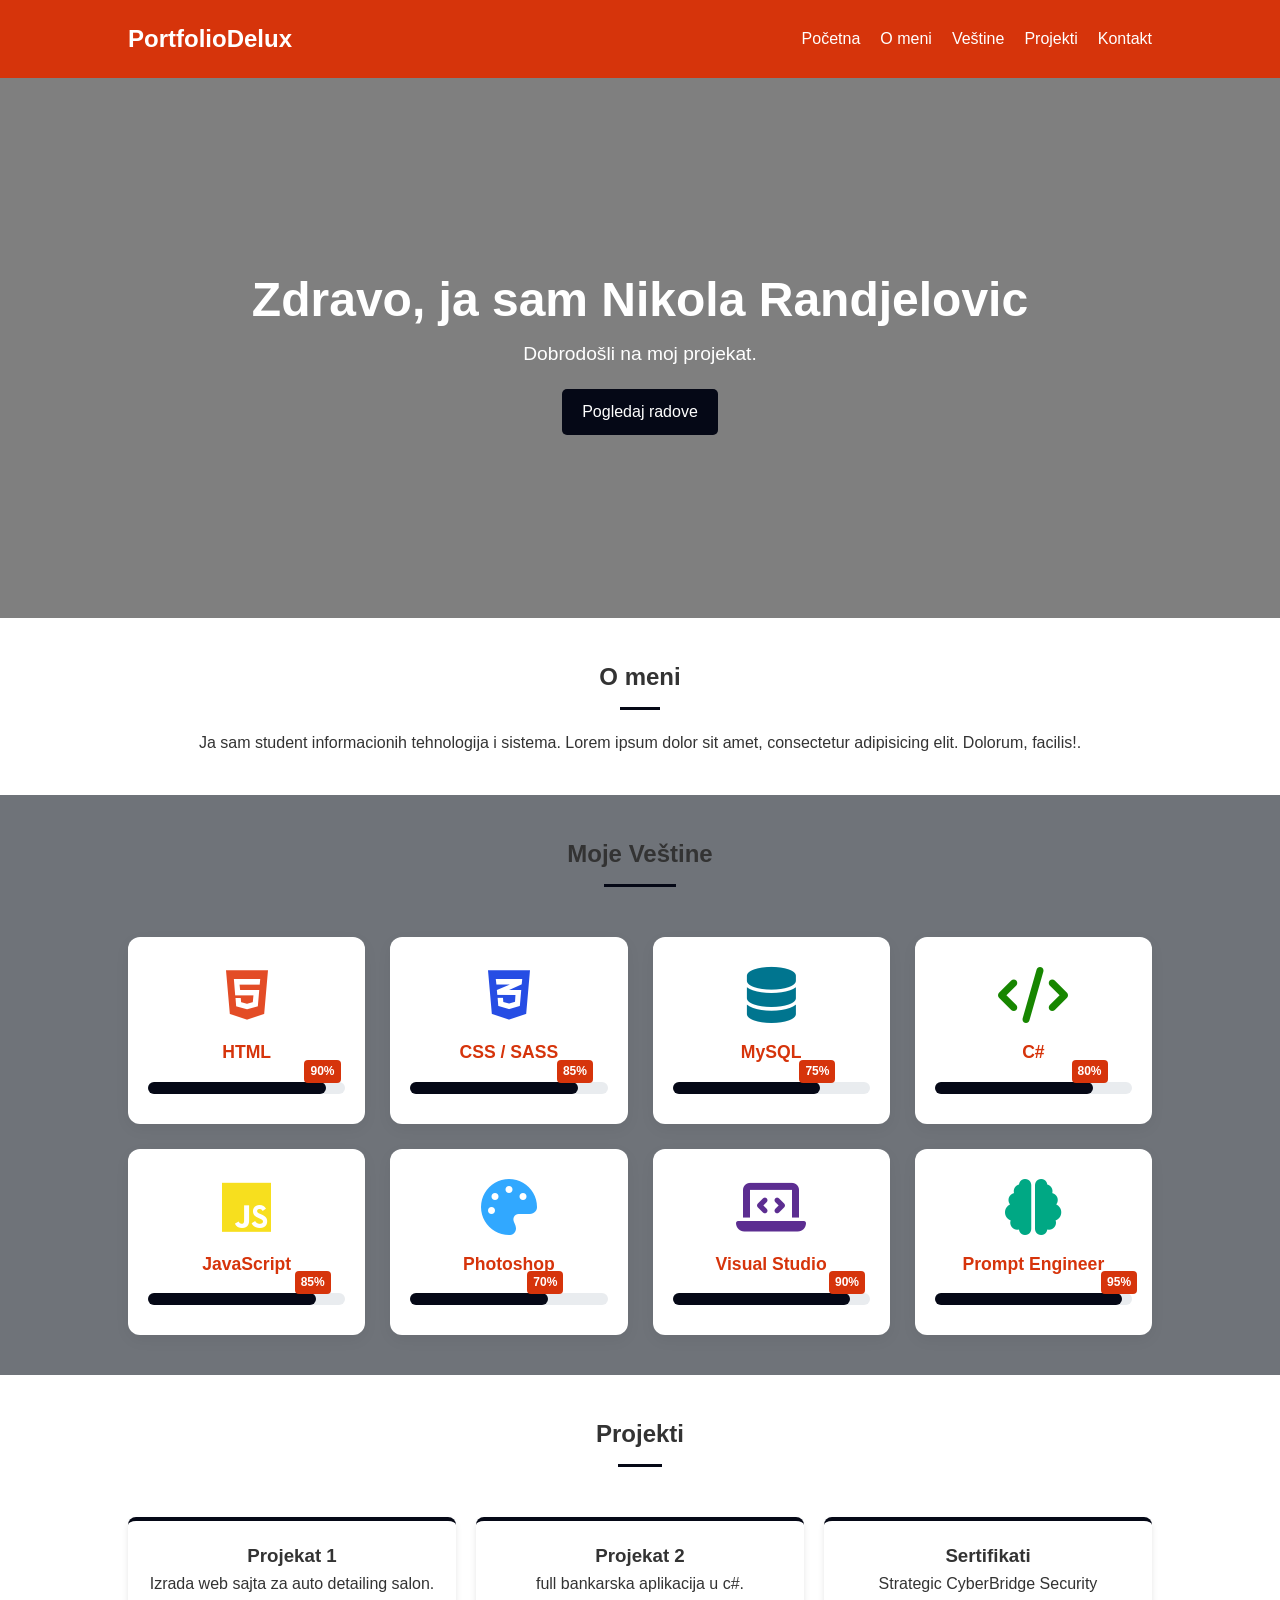
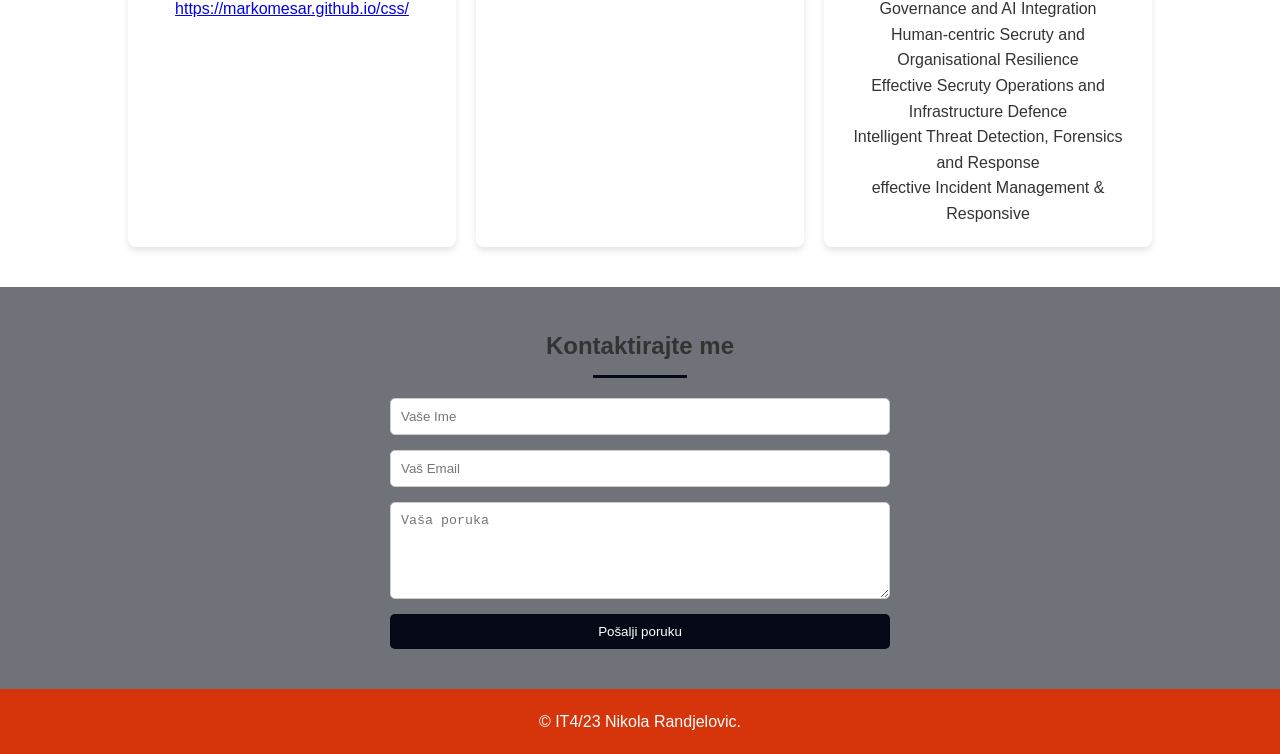
<file: index.html>
<!DOCTYPE html>
<html lang="sr">
<head>
    <meta charset="UTF-8">
    <meta name="viewport" content="width=device-width, initial-scale=1.0">
    <title>Lični Portfolio</title>
    <link rel="stylesheet" href="style.css">
</head>
<body>

    <header class="navbar">
        <div class="logo">PortfolioDelux</div>
        <nav>
            <ul>
                <li><a href="#pocetna">Početna</a></li>
                <li><a href="#o-meni">O meni</a></li>
                <li><a href="#vestine">Veštine</a></li>
                <li><a href="#projekti">Projekti</a></li>
                <li><a href="#kontakt">Kontakt</a></li>
            </ul>
        </nav>
    </header>

    <section id="pocetna" class="hero">
        <div class="hero-content">
            <h1>Zdravo, ja sam Nikola Randjelovic</h1>
            <p>Dobrodošli na moj projekat.</p>
            <a href="#projekti" class="btn">Pogledaj radove</a>
        </div>
    </section>

    <section id="o-meni" class="section">
        <h2>O meni</h2>
        <p>Ja sam student informacionih tehnologija i sistema. Lorem ipsum dolor sit amet, consectetur adipisicing elit. Dolorum, facilis!.</p>
    </section>

    <link rel="stylesheet" href="https://cdnjs.cloudflare.com/ajax/libs/font-awesome/6.4.0/css/all.min.css">

<section id="vestine" class="section bg-light">
    <h2>Moje Veštine</h2>
    <div class="skills-grid">
        
        <div class="skill-card">
            <i class="fab fa-html5 skill-icon html-color"></i>
            <h3>HTML</h3>
            <div class="progress-bar">
                <div class="progress skill-html"><span>90%</span></div>
            </div>
        </div>

        <div class="skill-card">
            <i class="fab fa-css3-alt skill-icon css-color"></i>
            <h3>CSS / SASS</h3>
            <div class="progress-bar">
                <div class="progress skill-css"><span>85%</span></div>
            </div>
        </div>

        <div class="skill-card">
            <i class="fas fa-database skill-icon mysql-color"></i>
            <h3>MySQL</h3>
            <div class="progress-bar">
                <div class="progress skill-mysql"><span>75%</span></div>
            </div>
        </div>

        <div class="skill-card">
            <i class="fas fa-code skill-icon csharp-color"></i>
            <h3>C#</h3>
            <div class="progress-bar">
                <div class="progress skill-csharp"><span>80%</span></div>
            </div>
        </div>

        <div class="skill-card">
            <i class="fab fa-js skill-icon js-color"></i>
            <h3>JavaScript</h3>
            <div class="progress-bar">
                <div class="progress skill-javascript"><span>85%</span></div>
            </div>
        </div>

        <div class="skill-card">
            <i class="fas fa-palette skill-icon photoshop-color"></i>
            <h3>Photoshop</h3>
            <div class="progress-bar">
                <div class="progress skill-photoshop"><span>70%</span></div>
            </div>
        </div>

        <div class="skill-card">
            <i class="fas fa-laptop-code skill-icon vs-color"></i>
            <h3>Visual Studio</h3>
            <div class="progress-bar">
                <div class="progress skill-visualstudio"><span>90%</span></div>
            </div>
        </div>

        <div class="skill-card">
            <i class="fas fa-brain skill-icon prompt-color"></i>
            <h3>Prompt Engineer</h3>
            <div class="progress-bar">
                <div class="progress skill-prompt"><span>95%</span></div>
            </div>
        </div>

    </div>
</section>

    <section id="projekti" class="section">
        <h2>Projekti</h2>
        <div class="projects-grid">
            <div class="project-card">
                <h3>Projekat 1</h3>
                <p>Izrada web sajta za auto detailing salon.</p>
                <p><a href="https://markomesar.github.io/css">https://markomesar.github.io/css/</a></p>
            </div>
            <div class="project-card">
                <h3>Projekat 2</h3>
                <p>full bankarska aplikacija u c#.</p>
            </div>
            <div class="project-card">
                <h3>Sertifikati </h3>
                <p>Strategic CyberBridge Security Governance and AI Integration</p>
                <p>Human-centric Secruty and Organisational Resilience</p>
                <p>Effective Secruty Operations and Infrastructure Defence</p>
                <p>Intelligent Threat Detection, Forensics and Response</p>
                <p>effective Incident Management & Responsive</p>
            </div>
        </div>
    </section>

    <section id="kontakt" class="section bg-light">
        <h2>Kontaktirajte me</h2>
        <form class="contact-form">
            <input type="text" placeholder="Vaše Ime" required>
            <input type="email" placeholder="Vaš Email" required>
            <textarea placeholder="Vaša poruka" rows="5" required></textarea>
            <button type="submit" class="btn">Pošalji poruku</button>
        </form>
    </section>

    <footer>
        <p>&copy; IT4/23 Nikola Randjelovic.</p>
    </footer>
<script src="//code.tidio.co/bvtwx50qmem1vqndekebhp7cud6fkrhy.js" async></script>
</body>
</html>
</file>
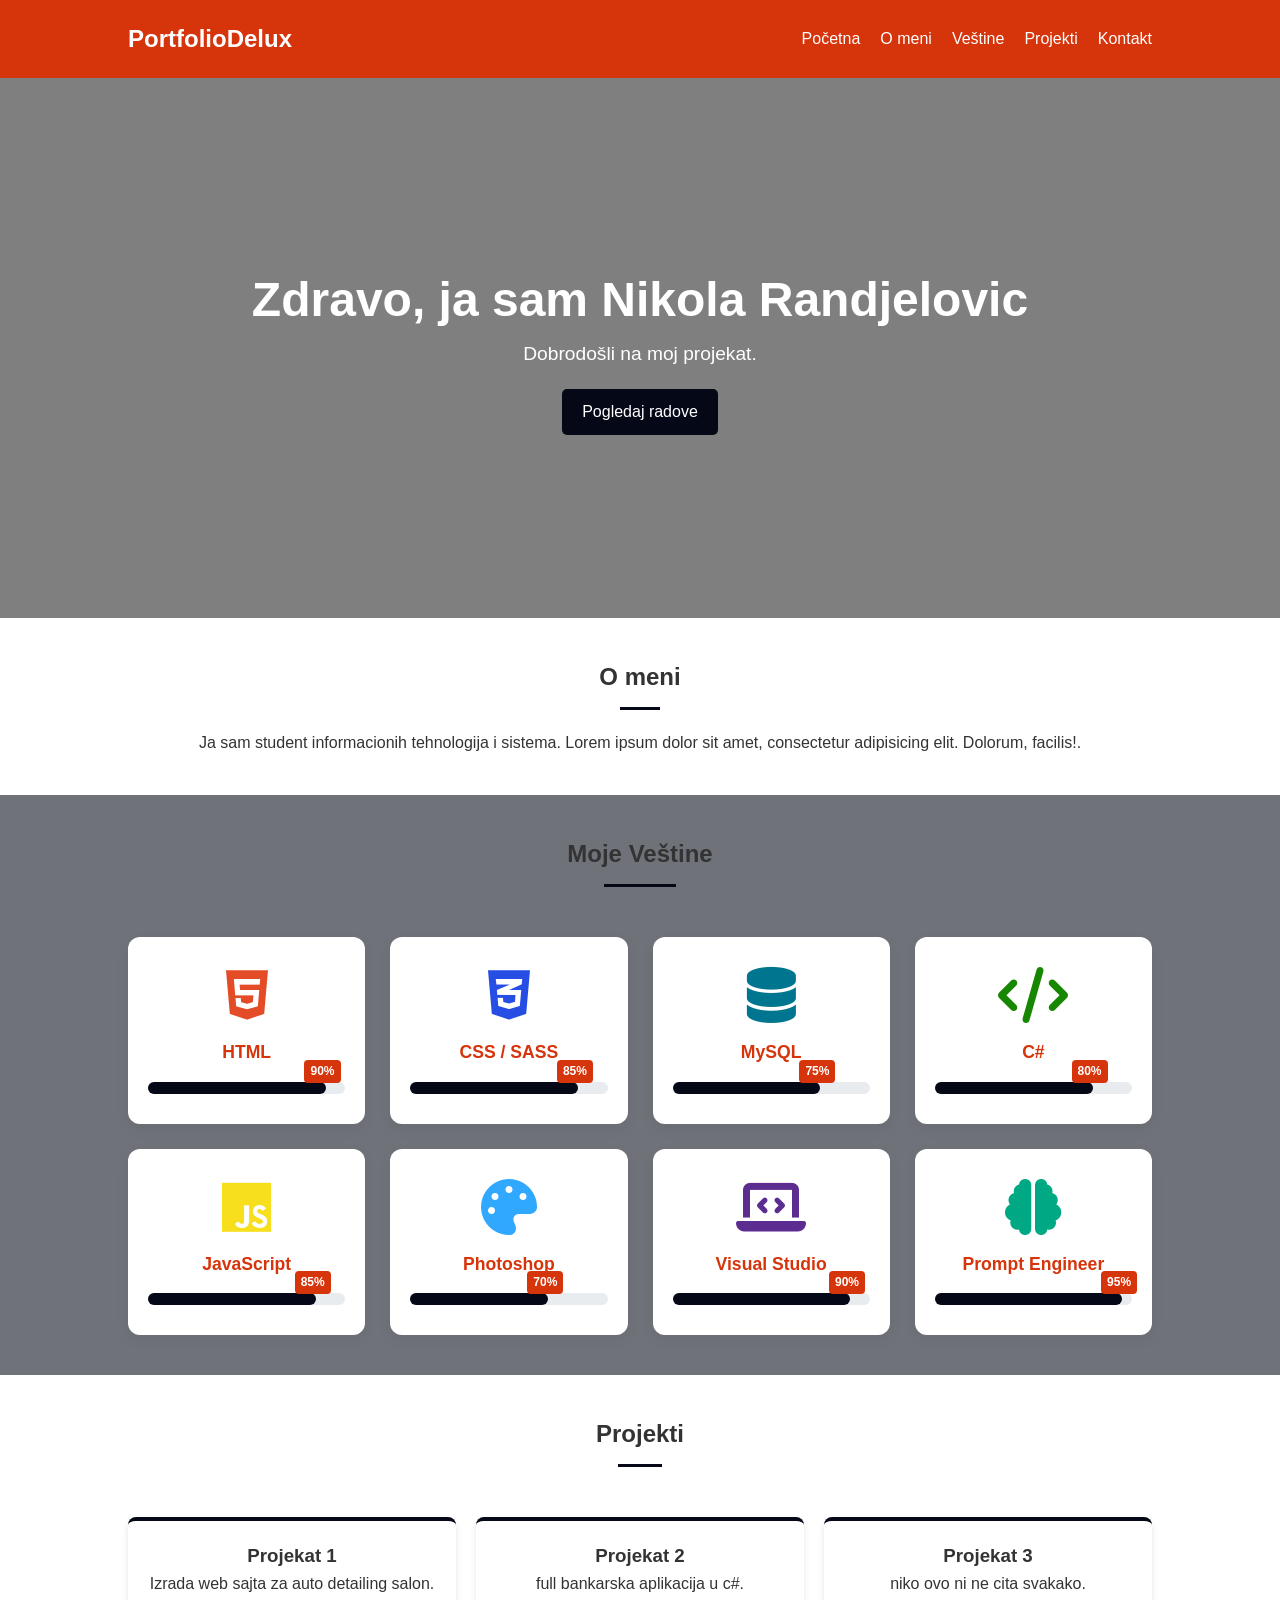
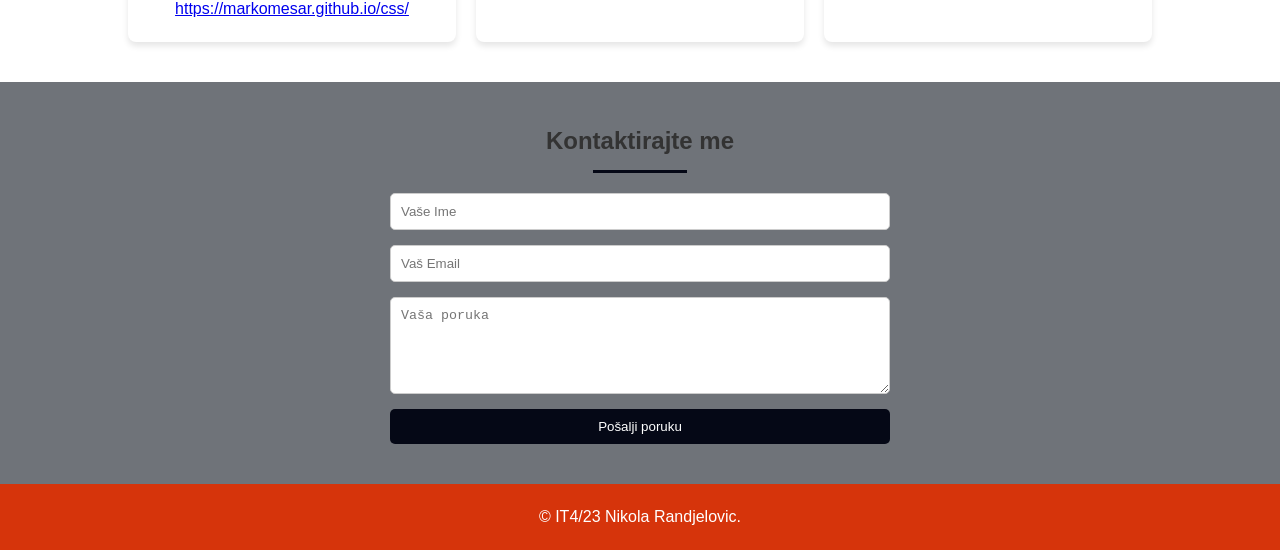
<file: scss/index.html>
<!DOCTYPE html>
<html lang="sr">
<head>
    <meta charset="UTF-8">
    <meta name="viewport" content="width=device-width, initial-scale=1.0">
    <title>Lični Portfolio</title>
    <link rel="stylesheet" href="style.css">
</head>
<body>

    <header class="navbar">
        <div class="logo">PortfolioDelux</div>
        <nav>
            <ul>
                <li><a href="#pocetna">Početna</a></li>
                <li><a href="#o-meni">O meni</a></li>
                <li><a href="#vestine">Veštine</a></li>
                <li><a href="#projekti">Projekti</a></li>
                <li><a href="#kontakt">Kontakt</a></li>
            </ul>
        </nav>
    </header>

    <section id="pocetna" class="hero">
        <div class="hero-content">
            <h1>Zdravo, ja sam Nikola Randjelovic</h1>
            <p>Dobrodošli na moj projekat.</p>
            <a href="#projekti" class="btn">Pogledaj radove</a>
        </div>
    </section>

    <section id="o-meni" class="section">
        <h2>O meni</h2>
        <p>Ja sam student informacionih tehnologija i sistema. Lorem ipsum dolor sit amet, consectetur adipisicing elit. Dolorum, facilis!.</p>
    </section>

    <link rel="stylesheet" href="https://cdnjs.cloudflare.com/ajax/libs/font-awesome/6.4.0/css/all.min.css">

<section id="vestine" class="section bg-light">
    <h2>Moje Veštine</h2>
    <div class="skills-grid">
        
        <div class="skill-card">
            <i class="fab fa-html5 skill-icon html-color"></i>
            <h3>HTML</h3>
            <div class="progress-bar">
                <div class="progress skill-html"><span>90%</span></div>
            </div>
        </div>

        <div class="skill-card">
            <i class="fab fa-css3-alt skill-icon css-color"></i>
            <h3>CSS / SASS</h3>
            <div class="progress-bar">
                <div class="progress skill-css"><span>85%</span></div>
            </div>
        </div>

        <div class="skill-card">
            <i class="fas fa-database skill-icon mysql-color"></i>
            <h3>MySQL</h3>
            <div class="progress-bar">
                <div class="progress skill-mysql"><span>75%</span></div>
            </div>
        </div>

        <div class="skill-card">
            <i class="fas fa-code skill-icon csharp-color"></i>
            <h3>C#</h3>
            <div class="progress-bar">
                <div class="progress skill-csharp"><span>80%</span></div>
            </div>
        </div>

        <div class="skill-card">
            <i class="fab fa-js skill-icon js-color"></i>
            <h3>JavaScript</h3>
            <div class="progress-bar">
                <div class="progress skill-javascript"><span>85%</span></div>
            </div>
        </div>

        <div class="skill-card">
            <i class="fas fa-palette skill-icon photoshop-color"></i>
            <h3>Photoshop</h3>
            <div class="progress-bar">
                <div class="progress skill-photoshop"><span>70%</span></div>
            </div>
        </div>

        <div class="skill-card">
            <i class="fas fa-laptop-code skill-icon vs-color"></i>
            <h3>Visual Studio</h3>
            <div class="progress-bar">
                <div class="progress skill-visualstudio"><span>90%</span></div>
            </div>
        </div>

        <div class="skill-card">
            <i class="fas fa-brain skill-icon prompt-color"></i>
            <h3>Prompt Engineer</h3>
            <div class="progress-bar">
                <div class="progress skill-prompt"><span>95%</span></div>
            </div>
        </div>

    </div>
</section>

    <section id="projekti" class="section">
        <h2>Projekti</h2>
        <div class="projects-grid">
            <div class="project-card">
                <h3>Projekat 1</h3>
                <p>Izrada web sajta za auto detailing salon.</p>
                <p><a href="https://markomesar.github.io/css">https://markomesar.github.io/css/</a></p>
            </div>
            <div class="project-card">
                <h3>Projekat 2</h3>
                <p>full bankarska aplikacija u c#.</p>
            </div>
            <div class="project-card">
                <h3>Projekat 3</h3>
                <p>niko ovo ni ne cita svakako.</p>
            </div>
        </div>
    </section>

    <section id="kontakt" class="section bg-light">
        <h2>Kontaktirajte me</h2>
        <form class="contact-form">
            <input type="text" placeholder="Vaše Ime" required>
            <input type="email" placeholder="Vaš Email" required>
            <textarea placeholder="Vaša poruka" rows="5" required></textarea>
            <button type="submit" class="btn">Pošalji poruku</button>
        </form>
    </section>

    <footer>
        <p>&copy; IT4/23 Nikola Randjelovic.</p>
    </footer>

</body>
</html>
</file>
<file: style.css>
* {
  margin: 0;
  padding: 0;
  box-sizing: border-box;
}

body {
  font-family: "Segoe UI", Tahoma, Geneva, Verdana, sans-serif;
  color: #333333;
  line-height: 1.6;
}

.navbar {
  background-color: #d6340b;
  display: flex;
  justify-content: space-between;
  align-items: center;
  padding: 20px 10%;
  position: sticky;
  top: 0;
  z-index: 1000;
}
.navbar .logo {
  color: #ffffff;
  font-size: 1.5rem;
  font-weight: bold;
}
.navbar nav ul {
  display: flex;
  list-style: none;
}
.navbar nav ul li {
  margin-left: 20px;
}
.navbar nav ul li a {
  color: #ffffff;
  text-decoration: none;
  transition: color 0.3s;
}
.navbar nav ul li a:hover {
  color: black;
}
@media (max-width: 600px) {
  .navbar {
    flex-direction: column;
  }
  .navbar nav ul {
    margin-top: 10px;
    flex-direction: column;
    align-items: center;
  }
  .navbar nav ul li {
    margin: 5px 0;
  }
}

.hero {
  height: 60vh;
  background: linear-gradient(rgba(0, 0, 0, 0.5), rgba(0, 0, 0, 0.5)), url("https://picsum.photos/1200/600") no-repeat center center/cover;
  display: flex;
  justify-content: center;
  align-items: center;
  text-align: center;
  color: #ffffff;
}
.hero .hero-content h1 {
  font-size: 3rem;
}
.hero .hero-content p {
  font-size: 1.2rem;
  margin-bottom: 20px;
}

.section {
  padding: 40px 10%;
  text-align: center;
}
.section h2 {
  margin-bottom: 20px;
  position: relative;
  display: inline-block;
}
.section h2::after {
  content: "";
  display: block;
  width: 50%;
  height: 3px;
  background: #050816;
  margin: 10px auto 0;
}
.section.bg-light {
  background-color: #6f7379;
}

.btn {
  display: inline-block;
  padding: 10px 20px;
  background-color: #050816;
  color: #ffffff;
  text-decoration: none;
  border: none;
  border-radius: 5px;
  cursor: pointer;
  transition: background 0.3s;
}
.btn:hover {
  background-color: black;
  transform: scale(1.2);
}

.projects-grid {
  display: grid;
  grid-template-columns: repeat(3, 1fr);
  gap: 20px;
  margin-top: 30px;
}
.projects-grid .project-card {
  background: #ffffff;
  padding: 20px;
  border-radius: 8px;
  box-shadow: 0 4px 6px rgba(0, 0, 0, 0.1);
  border-top: 4px solid #050816;
  transition: transform 0.3s ease;
}
.projects-grid .project-card:hover {
  transform: translateY(-5px);
}
@media (max-width: 900px) {
  .projects-grid {
    grid-template-columns: repeat(2, 1fr);
  }
}
@media (max-width: 600px) {
  .projects-grid {
    grid-template-columns: 1fr;
  }
}

.contact-form {
  max-width: 500px;
  margin: 0 auto;
  display: flex;
  flex-direction: column;
  gap: 15px;
}
.contact-form input, .contact-form textarea {
  width: 100%;
  padding: 10px;
  border: 1px solid #ccc;
  border-radius: 5px;
}

footer {
  background: #d6340b;
  color: #ffffff;
  text-align: center;
  padding: 20px;
}

.skills-grid {
  display: grid;
  grid-template-columns: repeat(4, 1fr);
  gap: 25px;
  max-width: 1200px;
  margin: 30px auto 0;
}
@media (max-width: 900px) {
  .skills-grid {
    grid-template-columns: repeat(2, 1fr);
  }
}
@media (max-width: 600px) {
  .skills-grid {
    grid-template-columns: 1fr;
  }
}

.skill-card {
  background: #ffffff;
  padding: 30px 20px;
  border-radius: 12px;
  box-shadow: 0 5px 15px rgba(0, 0, 0, 0.05);
  text-align: center;
  transition: transform 0.3s ease;
}
.skill-card:hover {
  transform: translateY(-5px);
}
.skill-card h3 {
  margin: 15px 0 10px;
  font-size: 1.1rem;
  color: #d6340b;
}

.skill-icon {
  font-size: 3.5rem;
  display: block;
  margin: 0 auto;
}
.skill-icon.html-color {
  color: #e34c26;
}
.skill-icon.css-color {
  color: #264de4;
}
.skill-icon.mysql-color {
  color: #00758f;
}
.skill-icon.csharp-color {
  color: #178600;
}
.skill-icon.js-color {
  color: #f7df1e;
}
.skill-icon.photoshop-color {
  color: #31a8ff;
}
.skill-icon.vs-color {
  color: #5c2d91;
}
.skill-icon.prompt-color {
  color: #00a884;
}

.progress-bar {
  background: #e9ecef;
  height: 12px;
  border-radius: 6px;
  overflow: visible;
  margin-top: 15px;
  position: relative;
}

.skill-html {
  height: 100%;
  width: 90%;
  background-color: #050816;
  border-radius: 6px;
  position: relative;
  transition: width 1s ease-in-out;
}
.skill-html span {
  position: absolute;
  right: -15px;
  top: -22px;
  font-size: 0.75rem;
  font-weight: bold;
  background: #d6340b;
  color: #ffffff;
  padding: 2px 6px;
  border-radius: 4px;
}

.skill-css {
  height: 100%;
  width: 85%;
  background-color: #050816;
  border-radius: 6px;
  position: relative;
  transition: width 1s ease-in-out;
}
.skill-css span {
  position: absolute;
  right: -15px;
  top: -22px;
  font-size: 0.75rem;
  font-weight: bold;
  background: #d6340b;
  color: #ffffff;
  padding: 2px 6px;
  border-radius: 4px;
}

.skill-mysql {
  height: 100%;
  width: 75%;
  background-color: #050816;
  border-radius: 6px;
  position: relative;
  transition: width 1s ease-in-out;
}
.skill-mysql span {
  position: absolute;
  right: -15px;
  top: -22px;
  font-size: 0.75rem;
  font-weight: bold;
  background: #d6340b;
  color: #ffffff;
  padding: 2px 6px;
  border-radius: 4px;
}

.skill-csharp {
  height: 100%;
  width: 80%;
  background-color: #050816;
  border-radius: 6px;
  position: relative;
  transition: width 1s ease-in-out;
}
.skill-csharp span {
  position: absolute;
  right: -15px;
  top: -22px;
  font-size: 0.75rem;
  font-weight: bold;
  background: #d6340b;
  color: #ffffff;
  padding: 2px 6px;
  border-radius: 4px;
}

.skill-javascript {
  height: 100%;
  width: 85%;
  background-color: #050816;
  border-radius: 6px;
  position: relative;
  transition: width 1s ease-in-out;
}
.skill-javascript span {
  position: absolute;
  right: -15px;
  top: -22px;
  font-size: 0.75rem;
  font-weight: bold;
  background: #d6340b;
  color: #ffffff;
  padding: 2px 6px;
  border-radius: 4px;
}

.skill-photoshop {
  height: 100%;
  width: 70%;
  background-color: #050816;
  border-radius: 6px;
  position: relative;
  transition: width 1s ease-in-out;
}
.skill-photoshop span {
  position: absolute;
  right: -15px;
  top: -22px;
  font-size: 0.75rem;
  font-weight: bold;
  background: #d6340b;
  color: #ffffff;
  padding: 2px 6px;
  border-radius: 4px;
}

.skill-visualstudio {
  height: 100%;
  width: 90%;
  background-color: #050816;
  border-radius: 6px;
  position: relative;
  transition: width 1s ease-in-out;
}
.skill-visualstudio span {
  position: absolute;
  right: -15px;
  top: -22px;
  font-size: 0.75rem;
  font-weight: bold;
  background: #d6340b;
  color: #ffffff;
  padding: 2px 6px;
  border-radius: 4px;
}

.skill-prompt {
  height: 100%;
  width: 95%;
  background-color: #050816;
  border-radius: 6px;
  position: relative;
  transition: width 1s ease-in-out;
}
.skill-prompt span {
  position: absolute;
  right: -15px;
  top: -22px;
  font-size: 0.75rem;
  font-weight: bold;
  background: #d6340b;
  color: #ffffff;
  padding: 2px 6px;
  border-radius: 4px;
}/*# sourceMappingURL=style.css.map */
</file>
<file: scss/style.css>
* {
  margin: 0;
  padding: 0;
  box-sizing: border-box;
}

body {
  font-family: "Segoe UI", Tahoma, Geneva, Verdana, sans-serif;
  color: #333333;
  line-height: 1.6;
}

.navbar {
  background-color: #d6340b;
  display: flex;
  justify-content: space-between;
  align-items: center;
  padding: 20px 10%;
  position: sticky;
  top: 0;
  z-index: 1000;
}
.navbar .logo {
  color: #ffffff;
  font-size: 1.5rem;
  font-weight: bold;
}
.navbar nav ul {
  display: flex;
  list-style: none;
}
.navbar nav ul li {
  margin-left: 20px;
}
.navbar nav ul li a {
  color: #ffffff;
  text-decoration: none;
  transition: color 0.3s;
}
.navbar nav ul li a:hover {
  color: black;
}
@media (max-width: 600px) {
  .navbar {
    flex-direction: column;
  }
  .navbar nav ul {
    margin-top: 10px;
    flex-direction: column;
    align-items: center;
  }
  .navbar nav ul li {
    margin: 5px 0;
  }
}

.hero {
  height: 60vh;
  background: linear-gradient(rgba(0, 0, 0, 0.5), rgba(0, 0, 0, 0.5)), url("https://picsum.photos/1200/600") no-repeat center center/cover;
  display: flex;
  justify-content: center;
  align-items: center;
  text-align: center;
  color: #ffffff;
}
.hero .hero-content h1 {
  font-size: 3rem;
}
.hero .hero-content p {
  font-size: 1.2rem;
  margin-bottom: 20px;
}

.section {
  padding: 40px 10%;
  text-align: center;
}
.section h2 {
  margin-bottom: 20px;
  position: relative;
  display: inline-block;
}
.section h2::after {
  content: "";
  display: block;
  width: 50%;
  height: 3px;
  background: #050816;
  margin: 10px auto 0;
}
.section.bg-light {
  background-color: #6f7379;
}

.btn {
  display: inline-block;
  padding: 10px 20px;
  background-color: #050816;
  color: #ffffff;
  text-decoration: none;
  border: none;
  border-radius: 5px;
  cursor: pointer;
  transition: background 0.3s;
}
.btn:hover {
  background-color: black;
  transform: scale(1.2);
}

.projects-grid {
  display: grid;
  grid-template-columns: repeat(3, 1fr);
  gap: 20px;
  margin-top: 30px;
}
.projects-grid .project-card {
  background: #ffffff;
  padding: 20px;
  border-radius: 8px;
  box-shadow: 0 4px 6px rgba(0, 0, 0, 0.1);
  border-top: 4px solid #050816;
  transition: transform 0.3s ease;
}
.projects-grid .project-card:hover {
  transform: translateY(-5px);
}
@media (max-width: 900px) {
  .projects-grid {
    grid-template-columns: repeat(2, 1fr);
  }
}
@media (max-width: 600px) {
  .projects-grid {
    grid-template-columns: 1fr;
  }
}

.contact-form {
  max-width: 500px;
  margin: 0 auto;
  display: flex;
  flex-direction: column;
  gap: 15px;
}
.contact-form input, .contact-form textarea {
  width: 100%;
  padding: 10px;
  border: 1px solid #ccc;
  border-radius: 5px;
}

footer {
  background: #d6340b;
  color: #ffffff;
  text-align: center;
  padding: 20px;
}

.skills-grid {
  display: grid;
  grid-template-columns: repeat(4, 1fr);
  gap: 25px;
  max-width: 1200px;
  margin: 30px auto 0;
}
@media (max-width: 900px) {
  .skills-grid {
    grid-template-columns: repeat(2, 1fr);
  }
}
@media (max-width: 600px) {
  .skills-grid {
    grid-template-columns: 1fr;
  }
}

.skill-card {
  background: #ffffff;
  padding: 30px 20px;
  border-radius: 12px;
  box-shadow: 0 5px 15px rgba(0, 0, 0, 0.05);
  text-align: center;
  transition: transform 0.3s ease;
}
.skill-card:hover {
  transform: translateY(-5px);
}
.skill-card h3 {
  margin: 15px 0 10px;
  font-size: 1.1rem;
  color: #d6340b;
}

.skill-icon {
  font-size: 3.5rem;
  display: block;
  margin: 0 auto;
}
.skill-icon.html-color {
  color: #e34c26;
}
.skill-icon.css-color {
  color: #264de4;
}
.skill-icon.mysql-color {
  color: #00758f;
}
.skill-icon.csharp-color {
  color: #178600;
}
.skill-icon.js-color {
  color: #f7df1e;
}
.skill-icon.photoshop-color {
  color: #31a8ff;
}
.skill-icon.vs-color {
  color: #5c2d91;
}
.skill-icon.prompt-color {
  color: #00a884;
}

.progress-bar {
  background: #e9ecef;
  height: 12px;
  border-radius: 6px;
  overflow: visible;
  margin-top: 15px;
  position: relative;
}

.skill-html {
  height: 100%;
  width: 90%;
  background-color: #050816;
  border-radius: 6px;
  position: relative;
  transition: width 1s ease-in-out;
}
.skill-html span {
  position: absolute;
  right: -15px;
  top: -22px;
  font-size: 0.75rem;
  font-weight: bold;
  background: #d6340b;
  color: #ffffff;
  padding: 2px 6px;
  border-radius: 4px;
}

.skill-css {
  height: 100%;
  width: 85%;
  background-color: #050816;
  border-radius: 6px;
  position: relative;
  transition: width 1s ease-in-out;
}
.skill-css span {
  position: absolute;
  right: -15px;
  top: -22px;
  font-size: 0.75rem;
  font-weight: bold;
  background: #d6340b;
  color: #ffffff;
  padding: 2px 6px;
  border-radius: 4px;
}

.skill-mysql {
  height: 100%;
  width: 75%;
  background-color: #050816;
  border-radius: 6px;
  position: relative;
  transition: width 1s ease-in-out;
}
.skill-mysql span {
  position: absolute;
  right: -15px;
  top: -22px;
  font-size: 0.75rem;
  font-weight: bold;
  background: #d6340b;
  color: #ffffff;
  padding: 2px 6px;
  border-radius: 4px;
}

.skill-csharp {
  height: 100%;
  width: 80%;
  background-color: #050816;
  border-radius: 6px;
  position: relative;
  transition: width 1s ease-in-out;
}
.skill-csharp span {
  position: absolute;
  right: -15px;
  top: -22px;
  font-size: 0.75rem;
  font-weight: bold;
  background: #d6340b;
  color: #ffffff;
  padding: 2px 6px;
  border-radius: 4px;
}

.skill-javascript {
  height: 100%;
  width: 85%;
  background-color: #050816;
  border-radius: 6px;
  position: relative;
  transition: width 1s ease-in-out;
}
.skill-javascript span {
  position: absolute;
  right: -15px;
  top: -22px;
  font-size: 0.75rem;
  font-weight: bold;
  background: #d6340b;
  color: #ffffff;
  padding: 2px 6px;
  border-radius: 4px;
}

.skill-photoshop {
  height: 100%;
  width: 70%;
  background-color: #050816;
  border-radius: 6px;
  position: relative;
  transition: width 1s ease-in-out;
}
.skill-photoshop span {
  position: absolute;
  right: -15px;
  top: -22px;
  font-size: 0.75rem;
  font-weight: bold;
  background: #d6340b;
  color: #ffffff;
  padding: 2px 6px;
  border-radius: 4px;
}

.skill-visualstudio {
  height: 100%;
  width: 90%;
  background-color: #050816;
  border-radius: 6px;
  position: relative;
  transition: width 1s ease-in-out;
}
.skill-visualstudio span {
  position: absolute;
  right: -15px;
  top: -22px;
  font-size: 0.75rem;
  font-weight: bold;
  background: #d6340b;
  color: #ffffff;
  padding: 2px 6px;
  border-radius: 4px;
}

.skill-prompt {
  height: 100%;
  width: 95%;
  background-color: #050816;
  border-radius: 6px;
  position: relative;
  transition: width 1s ease-in-out;
}
.skill-prompt span {
  position: absolute;
  right: -15px;
  top: -22px;
  font-size: 0.75rem;
  font-weight: bold;
  background: #d6340b;
  color: #ffffff;
  padding: 2px 6px;
  border-radius: 4px;
}/*# sourceMappingURL=style.css.map */
</file>
